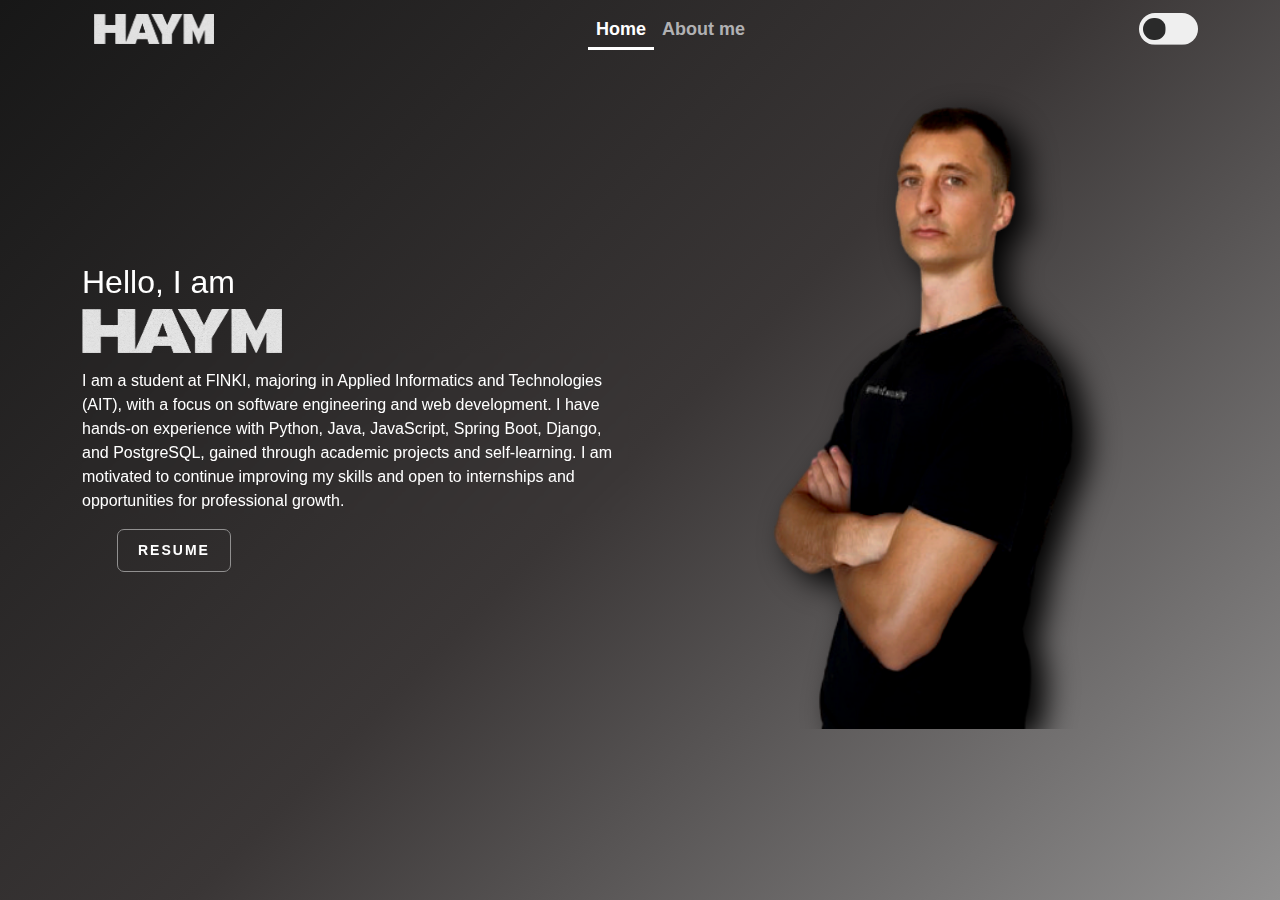
<file: index.html>
<!DOCTYPE html>
<html lang="en">
<head>
    <meta charset="UTF-8">
    <title>Naum Vlavceski</title>
    <link href="https://cdn.jsdelivr.net/npm/bootstrap@5.3.7/dist/css/bootstrap.min.css" rel="stylesheet">
    <script src="https://cdn.jsdelivr.net/npm/bootstrap@5.3.7/dist/js/bootstrap.bundle.min.js"></script>
    <link rel="stylesheet" href="https://cdnjs.cloudflare.com/ajax/libs/font-awesome/6.4.0/css/all.min.css">
    <meta name="viewport" content="width=device-width, initial-scale=1.0">
    <link rel="stylesheet" href="css/style.css">
    <link rel="icon" href="photos/NV_FAV.png" type="image/x-icon">
    <script src="https://formspree.io/js/formbutton-v1.min.js" defer></script>
    <script>
        window.formbutton =
            window.formbutton ||
            function () {
                (formbutton.q = formbutton.q || []).push(arguments);
            };
        formbutton("create", {
            action: "https://formspree.io/f/mgvnwder",
            title: "Contact Me",
            fields: [
                {
                    type: "text",
                    label: "Name:",
                    name: "name",
                },
                {
                    type: "email",
                    label: "Email:",
                    name: "email",
                },
                {
                    type: "textarea",
                    label: "Message:",
                    name: "message",
                },
                {type: "submit", value: "Send"}
            ],
            styles: {
                fontFamily: "Montserrat",
                modal: {
                    border: "1px solid #6D6875",
                    boxShadow: "6px 6px 0 #6D6875",
                    borderRadius: "0",
                },
                title: {
                    padding: "24px 24px 0px 24px",
                    background: "rgba(0,0,0,0)",
                    color: "#2e2a37",
                    fontFamily: "Marcellus SC",
                    fontSize: "2em",
                },
                body: {
                    padding: "16px 24px 24px",
                },
                field: {
                    display: "flex",
                },
                submitField: {
                    justifyContent: "flex-end",
                },
                label: {
                    width: "40%",
                },
                checkboxLabel: {
                    width: "auto",
                },
                input: {
                    borderRight: "1px solid rgba(0,0,0,0.1)",
                    borderBottom: "1px solid rgba(0,0,0,0.1)",
                    borderRadius: "0px"
                },
                button: {
                    background: "white",
                    fill: "#6D6875",
                    border: "1px solid #6D6875",
                    boxShadow: "3px 3px 0px #6D6875"
                },
                closeButton: {
                    textShadow: "0 0 0 #2e2a37",
                }
            },
            initiallyVisible: false
        });
    </script>
</head>
<body class="container dark">
<nav class="navbar navbar-expand-md navbar-light">
    <div class="container-fluid">
        <img src="photos/Light_Naum.png" class="img-fluid logo" alt="NaumLogo"
             style="width: 120px; height: 30px;">
        <button class="navbar-toggler" type="button" data-bs-toggle="collapse" data-bs-target="#navbarNav">
            <i class="fa-solid fa-bars"></i>
        </button>
        <div class="collapse navbar-collapse justify-content-center" id="navbarNav">
            <ul class="navbar-nav">
                <li class="nav-item">
                    <a class=" nav-link active" onclick="toggleActive(this)" type="button"
                       data-bs-target="#carouselExampleControlsNoTouching"
                       data-bs-slide-to="0">Home</a>
                </li>
                <li class="nav-item">
                    <a class="nav-link" onclick="toggleActive(this)" type="button"
                       data-bs-target="#carouselExampleControlsNoTouching" data-bs-slide-to="1">About
                        me</a>
                </li>
            </ul>
        </div>
    </div>
    <!--    <button id="themeToggle" onclick="change()" class="theme-btn light">Dark</button>-->
    <input onchange="change_theme()" type="checkbox" class="theme-checkbox">
</nav>

<div id="carouselExampleControlsNoTouching" class="carousel slide" data-bs-touch="false">
    <div class="carousel-inner">
        <div class="carousel-item active">
            <div id="home_en" class="section active">
                <div class="row align-items-center pt-5">
                    <div class="col-md-6">
                        <h2>Hello, I am</h2>
                        <img src="photos/Light_Naum.png" class="img-fluid logo" alt="NaumLogo"
                             style="width: 200px; height: 44.56px;">
                        <p class="p-0 pt-3">I am a student at FINKI, majoring in Applied Informatics and Technologies
                            (AIT),
                            with a focus on software engineering and web development.
                            I have hands-on experience with Python, Java, JavaScript, Spring Boot, Django, and
                            PostgreSQL,
                            gained through academic projects and self-learning.
                            I am motivated to continue improving my skills and open to internships and opportunities for
                            professional growth.</p>
                        <a href="/files/CV%20Naum%20Vlavceski.pdf" download="CV Naum Vlavceski.pdf">
                            <button id="resume">Resume</button>
                        </a>
                    </div>
                    <div class="col text-center">
                        <img id="ProfileImage" src="photos/Naum.png" class="img-fluid" alt="Profile image">
                    </div>
                </div>
            </div>
        </div>
        <div class="carousel-item">
            <div class="row mt-4">
                <div class="col-md-6" style="padding-top: 50px">
                    <h2 class="mb-4">👨‍💻 About Me</h2>
                    <p><strong>Naum Vlavcheski</strong> – student at <strong>FINKI</strong>, major <em>Applied
                        Informatics
                        and Technologies (AIT)</em>. Focused on software engineering and web development.</p>

                    <h4 class="mt-4">💼 Skills</h4>
                    <ul>
                        <li><strong>Languages:</strong> Python, Java, JavaScript</li>
                        <li><strong>Frameworks:</strong> Spring Boot, Django</li>
                        <li><strong>Front-end:</strong> HTML, CSS, Bootstrap</li>
                        <li><strong>Databases:</strong> PostgreSQL, MySQL</li>
                        <li><strong>Version Control:</strong> Git, GitHub</li>
                        <li><strong>DevOps:</strong> Docker</li>
                    </ul>

                    <h4 class="mt-4">📚 Education</h4>
                    <p>
                        <strong>FINKI – Faculty of Computer Science and Engineering</strong><br>
                        Major: Applied Informatics and Technologies (AIT)<br>
                        4th-year student
                    </p>

                    <h4 class="mt-4">🎯 Goals</h4>
                    <p>I am looking for an internship or an entry-level position where I can contribute and learn.</p>

                    <h4 class="mt-4">📫 Contact</h4>
                    <div class="mb-3">
                        <a href="https://github.com/NaumVlavceski" class="icon-wrapper" target="_blank">
                            <i class="fa-brands fa-github"></i>
                        </a>

                        <a href="https://www.linkedin.com/in/naum-vlavcheski-2bb621377/" class="icon-wrapper"
                           target="_blank">
                            <i class="fa-brands fa-linkedin"></i>
                        </a>
                        <a href="tel:072231589" class="icon-wrapper" target="_blank">
                            <div class="tooltip-text">072/231-589</div>
                            <i class="fa-solid fa-phone"></i>
                        </a>
                    </div>
                </div>
                <div class="col-md-6">
                    <h2 class="mt-4"> Projects</h2>
                    <ul>
                        <li><strong>Library System</strong> – Java + PostgreSQL</li>
                        <li><strong>Event Reservations</strong> – Django + Bootstrap</li>
                        <li><strong>Personal Blog</strong> – Flask / HTML & CSS</li>
                    </ul>
                        <div class="row">
                            <div class="col">
                                <div class="card">
                                    <div class="card__img"><img src="photos/weatherProject.png"
                                                                class="img-fluid rounded-top-4" alt="weather Project">
                                    </div>
                                    <div class="card__descr-wrapper">
                                        <p class="card__title">
                                            Weather App
                                        </p>
                                        <p class="card__descr">
                                            HTML + CSS + Java Script
                                        </p>
                                        <div class="card__links">
                                            <div>
                                                <a class="link" href="https://weather-project-nv.netlify.app/"
                                                   target="_blank">
                                                    <svg xmlns="http://www.w3.org/2000/svg" viewBox="0 0 640 512"
                                                         class="svg">
                                                        &lt;<path
                                                            d="M562.8 267.7c56.5-56.5 56.5-148 0-204.5c-50-50-128.8-56.5-186.3-15.4l-1.6 1.1c-14.4 10.3-17.7 30.3-7.4 44.6s30.3 17.7 44.6 7.4l1.6-1.1c32.1-22.9 76-19.3 103.8 8.6c31.5 31.5 31.5 82.5 0 114L405.3 334.8c-31.5 31.5-82.5 31.5-114 0c-27.9-27.9-31.5-71.8-8.6-103.8l1.1-1.6c10.3-14.4 6.9-34.4-7.4-44.6s-34.4-6.9-44.6 7.4l-1.1 1.6C189.5 251.2 196 330 246 380c56.5 56.5 148 56.5 204.5 0L562.8 267.7zM43.2 244.3c-56.5 56.5-56.5 148 0 204.5c50 50 128.8 56.5 186.3 15.4l1.6-1.1c14.4-10.3 17.7-30.3 7.4-44.6s-30.3-17.7-44.6-7.4l-1.6 1.1c-32.1 22.9-76 19.3-103.8-8.6C57 372 57 321 88.5 289.5L200.7 177.2c31.5-31.5 82.5-31.5 114 0c27.9 27.9 31.5 71.8 8.6 103.9l-1.1 1.6c-10.3 14.4-6.9 34.4 7.4 44.6s34.4 6.9 44.6-7.4l1.1-1.6C416.5 260.8 410 182 360 132c-56.5-56.5-148-56.5-204.5 0L43.2 244.3z"></path>
                                                    </svg>
                                                    Preview</a>
                                            </div>
                                            <div>
                                                <a class="link" href="https://github.com/NaumVlavceski/Weather-Project"
                                                   target="_blank">
                                                    <svg xmlns="http://www.w3.org/2000/svg" viewBox="0 0 496 512"
                                                         class="svg">
                                                        <path d="M165.9 397.4c0 2-2.3 3.6-5.2 3.6-3.3.3-5.6-1.3-5.6-3.6 0-2 2.3-3.6 5.2-3.6 3-.3 5.6 1.3 5.6 3.6zm-31.1-4.5c-.7 2 1.3 4.3 4.3 4.9 2.6 1 5.6 0 6.2-2s-1.3-4.3-4.3-5.2c-2.6-.7-5.5.3-6.2 2.3zm44.2-1.7c-2.9.7-4.9 2.6-4.6 4.9.3 2 2.9 3.3 5.9 2.6 2.9-.7 4.9-2.6 4.6-4.6-.3-1.9-3-3.2-5.9-2.9zM244.8 8C106.1 8 0 113.3 0 252c0 110.9 69.8 205.8 169.5 239.2 12.8 2.3 17.3-5.6 17.3-12.1 0-6.2-.3-40.4-.3-61.4 0 0-70 15-84.7-29.8 0 0-11.4-29.1-27.8-36.6 0 0-22.9-15.7 1.6-15.4 0 0 24.9 2 38.6 25.8 21.9 38.6 58.6 27.5 72.9 20.9 2.3-16 8.8-27.1 16-33.7-55.9-6.2-112.3-14.3-112.3-110.5 0-27.5 7.6-41.3 23.6-58.9-2.6-6.5-11.1-33.3 2.6-67.9 20.9-6.5 69 27 69 27 20-5.6 41.5-8.5 62.8-8.5s42.8 2.9 62.8 8.5c0 0 48.1-33.6 69-27 13.7 34.7 5.2 61.4 2.6 67.9 16 17.7 25.8 31.5 25.8 58.9 0 96.5-58.9 104.2-114.8 110.5 9.2 7.9 17 22.9 17 46.4 0 33.7-.3 75.4-.3 83.6 0 6.5 4.6 14.4 17.3 12.1C428.2 457.8 496 362.9 496 252 496 113.3 383.5 8 244.8 8zM97.2 352.9c-1.3 1-1 3.3.7 5.2 1.6 1.6 3.9 2.3 5.2 1 1.3-1 1-3.3-.7-5.2-1.6-1.6-3.9-2.3-5.2-1zm-10.8-8.1c-.7 1.3.3 2.9 2.3 3.9 1.6 1 3.6.7 4.3-.7.7-1.3-.3-2.9-2.3-3.9-2-.6-3.6-.3-4.3.7zm32.4 35.6c-1.6 1.3-1 4.3 1.3 6.2 2.3 2.3 5.2 2.6 6.5 1 1.3-1.3.7-4.3-1.3-6.2-2.2-2.3-5.2-2.6-6.5-1zm-11.4-14.7c-1.6 1-1.6 3.6 0 5.9 1.6 2.3 4.3 3.3 5.6 2.3 1.6-1.3 1.6-3.9 0-6.2-1.4-2.3-4-3.3-5.6-2z"></path>
                                                    </svg>
                                                    Code</a>
                                            </div>
                                        </div>
                                    </div>
                                </div>
                            </div>
                            <div class="col">

                            </div>
                        </div>

                </div>
            </div>
        </div>
    </div>
</div>


<script src="js/main.js">

</script>

</body>
</html>
</file>
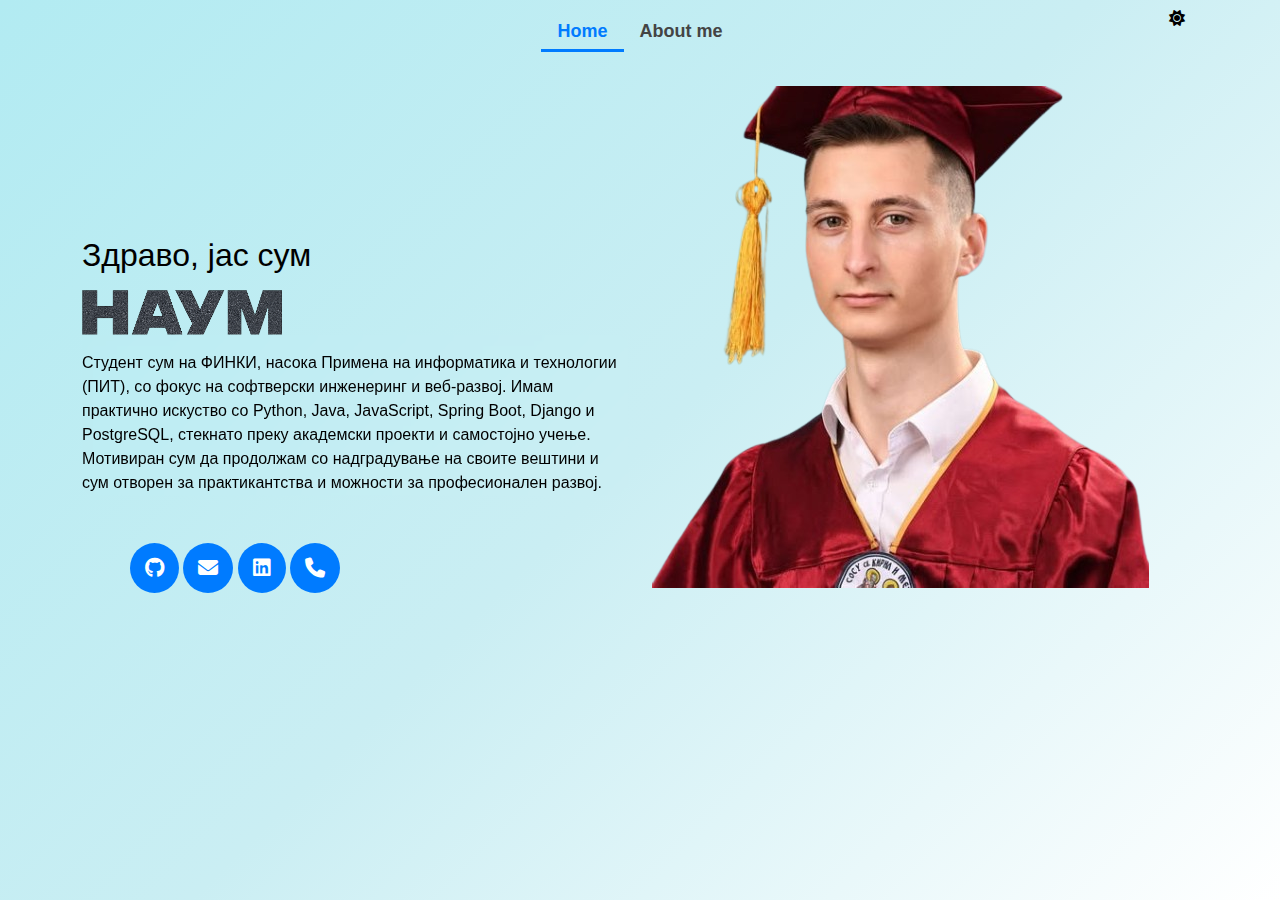
<file: Personal webPage.html>
<!DOCTYPE html>
<html lang="en">
<head>
    <meta charset="UTF-8">
    <title>Naum Vlavcheski</title>
    <link href="https://cdn.jsdelivr.net/npm/bootstrap@5.3.7/dist/css/bootstrap.min.css" rel="stylesheet">
    <script src="https://cdn.jsdelivr.net/npm/bootstrap@5.3.7/dist/js/bootstrap.bundle.min.js"></script>
    <link rel="stylesheet" href="https://cdnjs.cloudflare.com/ajax/libs/font-awesome/6.4.0/css/all.min.css">
    <meta name="viewport" content="width=device-width, initial-scale=1.0">
    <link rel="stylesheet" href="style.css">
</head>

<body class="container">

<div id="home">
    <nav class="row">
        <div class="col">

        </div>
        <div class="col">
            <ul class="nav justify-content-center">
                <li class="nav-item">
                    <a class="nav-link active"  onclick="home()">Home</a>
                </li>
                <li class="nav-item">
                    <a class="nav-link" onclick="about_me()">About me</a>
                </li>
            </ul>
        </div>
        <div class="col text-end">
            <div>
                <a class="btn " onclick="change_theme()"><i class="fa-solid fa-sun"></i></a>
            </div>
        </div>
    </nav>

    <div class="row mt-4">
        <div class="col" style="padding-top: 150px">
            <h2 class="pb-2">Здраво, јас сум</h2>
            <img src="Light_Naum.png" class="img-fluid logo"  alt="NaumLogo" style="width: 200px; height: 44.56px;">
            <p class="p-0 pt-3">Студент сум на ФИНКИ, насока Примена на информатика и технологии (ПИТ), со фокус на
                софтверски инженеринг и
                веб-развој. Имам практично искуство со Python, Java, JavaScript, Spring Boot, Django и PostgreSQL,
                стекнато
                преку академски проекти и самостојно учење. Мотивиран сум да продолжам со надградување на своите вештини
                и
                сум отворен за практикантства и можности за професионален развој.</p>
            <div class="m-5">
                <a href="https://github.com/NaumVlavceski" class="icon-wrapper" target="_blank">
                    <i class="fa-brands fa-github"></i>
                </a>
                <a href="mailto:naum@example.com" class="icon-wrapper">
                    <div class="tooltip-text">nvlavceski542@gmail.com</div>
                    <i class="fas fa-envelope"></i>
                </a>
                <a href="https://linkedin.com/in/naum-vlavcheski" class="icon-wrapper" target="_blank">
                    <i class="fa-brands fa-linkedin"></i>
                </a>
                <a href="tel:+389072231589" class="icon-wrapper" target="_blank">
                    <div class="tooltip-text">072/231-589</div>
                    <i class="fa-solid fa-phone"></i>
                </a>
            </div>
        </div>
        <div class="col">
            <img src="Naum.png" class="img-fluid" alt="Profile image">
        </div>
    </div>
</div>

<div id="about_me">
    <nav class="row">
        <div class="col">

        </div>
        <div class="col">
            <ul class="nav justify-content-center">
                <li class="nav-item">
                    <a class="nav-link " onclick="home()">Home</a>
                </li>
                <li class="nav-item">
                    <a class="nav-link active" onclick="about_me()">About me</a>
                </li>
            </ul>
        </div>
        <div class="col text-end">
            <div>
                <a class="btn " onclick="change_theme()"><i class="fa-solid fa-sun"></i></a>
            </div>
        </div>

    </nav>

    <!-- Main Section -->
    <div class="row mt-4">
        <div class="col-md-6">
            <img src="Naum.png" class="img-fluid" alt="Profile image">
        </div>

        <div class="col-md-6" style="padding-top: 50px">
            <h2 class="mb-4">👨‍💻 За Мене</h2>
            <p><strong>Наум Влавчески</strong> – студент на <strong>ФИНКИ</strong>, насока <em>Примена на информатика и
                технологии (ПИТ)</em>. Фокусиран на софтверски инженеринг и веб-развој.</p>

            <h4 class="mt-4">💼 Вештини</h4>
            <ul>
                <li><strong>Јазици:</strong> Python, Java, JavaScript</li>
                <li><strong>Фрејмворци:</strong> Spring Boot, Django</li>
                <li><strong>Фронт-енд:</strong> HTML, CSS, Bootstrap</li>
                <li><strong>Бази:</strong> PostgreSQL, MySQL</li>
                <li><strong>Контрола на верзии:</strong> Git, GitHub</li>
                <li><strong>DevOps:</strong> Docker</li>
            </ul>

            <h4 class="mt-4">📚 Образование</h4>
            <p><strong>ФИНКИ – Факултет за информатички науки и компјутерско инженерство</strong><br>
                Насока: Примена на информатика и технологии (ПИТ)<br>
                Студент на 4-та година
            </p>

            <h4 class="mt-4">🧪 Проекти</h4>
            <ul>
                <li><strong>Систем за библиотека</strong> – Java + PostgreSQL</li>
                <li><strong>Резервации настани</strong> – Django + Bootstrap</li>
                <li><strong>Личен блог</strong> – Flask / HTML & CSS</li>
            </ul>

            <h4 class="mt-4">🎯 Цели</h4>
            <p>Барам практикантска позиција или почетна улога каде можам да придонесувам и да учам.</p>

            <h4 class="mt-4">📫 Контакт</h4>
            <div class="mb-3">
                <a href="https://linkedin.com/in/naum-vlavcheski" class="icon-wrapper" target="_blank">
                    <i class="fab fa-linkedin"></i>
                </a>
                <a href="mailto:nvlavceski542@gmail.com" class="icon-wrapper">
                    <div class="tooltip-text">naum@example.com</div>
                    <i class="fas fa-envelope"></i>
                </a>
                <a href="https://github.com/NaumVlavceski" class="icon-wrapper" target="_blank">
                    <i class="fab fa-github"></i>
                </a>
            </div>
        </div>
    </div>
</div>


</body>

<script src="main.js">
</script>
</html>
</file>
<file: css/style.css>
.theme-btn {
    position: relative;
    width: 100px;
    height: 40px;
    border-radius: 20px;
    border: none;
    cursor: pointer;
    font-weight: bold;
    background: #333;
    color: #000;
    transition: all 0.3s ease;
}

.theme-btn.dark {
    justify-content: flex-start;
    padding-left: 15px;
    background: #e6e6e6;
}

.theme-btn.light {
    justify-content: flex-end;
    padding-right: 15px;
    background: #333;
    color: #fff;
}


:root {
    --body-bg-color: linear-gradient(135deg, #ffffff 0%, #f8f8f8 50%, #8695ef 100%);
    --h2-color: black;
    --p-color: black;
    --nav-link-color: #444;
    --navbar-toggler-color: #444;
    --active-color: black;
    --label-color: black;
    --active-nav: 3px solid black;
    --nav-link-hover: #007bff;
    --icon-wraper-i: rgb(94 149 209);
    --resume-button:#000;
    --resume-hover-bg:rgb(61, 106, 255);
    --resume-border:1px solid rgb(61, 106, 255);
    --resume-box-shadow:0 0 30px 5px rgba(0, 142, 236, 0.815);
    --bg-color: #eef0fa
}

body.dark {
    --body-bg-color: linear-gradient(135deg, #171717 0%, #3a3636 50%, #919090 100%);
    --h2-color: white;
    --nav-link-color: #b1b1b3;
    --p-color: white;
    --navbar-toggler-color: #cdcaca;
    --active-color: white;
    --fa-bars-color: #cdcaca;
    --label-color: white;
    --active-nav: 3px solid white;
    --nav-link-hover: #2e5988;
    --icon-wraper-i: #5f6872;
    --resume-button:#fff;
    --resume-hover-bg: #919090;
    --resume-border:1px solid #919090;
    --resume-box-shadow:0 0 30px 5px rgb(197, 194, 194);
    --bg-color:#e0e0e0
}

.lang { display: none; }
.lang.active { display: block; }
.section { display: none; }
.section.active { display: block; }

.logo {
    content: url("../photos/Light_Naum.png");
}

body.dark .logo {
    content: url("../photos/Dark_Naum.png");
}
.img-fluid{
    width: 314px;
}


body {
    /*background: linear-gradient(to bottom, #e0f7fa, #ffffff); !* светло сина до бела *!*/
    background: var(--body-bg-color);
    background-repeat: no-repeat;
    background-attachment: fixed;
    font-family: 'Segoe UI', Tahoma, Geneva, Verdana, sans-serif;
    transition: border-color 0.3s;

}

label {
    color: var(--label-color);
    /*color: red;*/
}

.fa-bars {
    color: var(--fa-bars-color);
}


.section {
    transition: opacity 0.5s ease;
    opacity: 0;
    position: relative;
    width: 100%;
    top: 0;
    left: 0;
    z-index: 0;
    pointer-events: none;

}

.section.active {
    opacity: 1;
    z-index: 1;
    pointer-events: auto;
}


h2 {
    /*color: black;*/
    color: var(--h2-color)
}

h4 {
    /*color: black;*/
    color: var(--h2-color)
}

ul li {
    color: var(--h2-color)
}

.navbar-toggler {
    border-color: var(--navbar-toggler-color);
}

.nav-link {
    font-weight: bold;
    text-decoration: none;
    color: var(--nav-link-color);
    font-size: 18px;
    padding-bottom: 4px;
    border-bottom: 2px solid transparent;
    transition: border-color 0.3s, color 0.3s;
}

.navbar-nav .nav-link.active {
    color: var(--active-color);
}

.nav-link:hover {
    color: var(--nav-link-hover);
}

.nav-link.active {
    color: #007bff;
    border-bottom: var(--active-nav);
}

.nav-link {
    cursor: pointer;
}

.fa-solid, span {
    color: var(--h2-color);
}

ul.nav {
    position: sticky;
    top: 0;
    z-index: 1000;
    padding: 10px 0;
}

p {
    padding: 15px;
    border-radius: 12px;
    backdrop-filter: blur(5px);
    /*background-color: rgba(255, 255, 255, 0.6);*/
    /*color: black;*/
    color: var(--p-color)
}

.icon-wrapper {
    position: relative;
    display: inline-block;
    cursor: pointer;
}

.icon-wrapper .tooltip-text {
    visibility: hidden;
    background-color: #fff;
    color: #000;
    padding: 5px 10px;
    border-radius: 6px;
    position: absolute;
    top: -35px;
    left: 50%;
    transform: translateX(-50%);
    box-shadow: 0 2px 10px rgba(0, 0, 0, 0.1);
    font-size: 14px;
    z-index: 10;
    white-space: nowrap;
}

.icon-wrapper:hover .tooltip-text {
    visibility: visible;
}

.icon-wrapper i {
    background-color: var(--icon-wraper-i);
    color: white;
    padding: 15px;
    border-radius: 50%;
    font-size: 20px;
}
.icon-wrapper i:hover{
     background-color: #2e5988;
}
#resume{
    background: none;
    border: 1px solid black;
    border-radius: 10px;
}
#formbutton-button{

}
#resume {
  position: relative;
  padding: 10px 20px;
    margin-left:35px;
  border-radius: 7px;
  border: var(--resume-border);

  font-size: 14px;
  text-transform: uppercase;
  font-weight: 600;
  letter-spacing: 2px;
  background: transparent;
  color: var(--resume-button);
  overflow: hidden;
  box-shadow: 0 0 0 0 transparent;
  -webkit-transition: all 0.2s ease-in;
  -moz-transition: all 0.2s ease-in;
  transition: all 0.2s ease-in;
}

#resume:hover {
  background: var(--resume-hover-bg);
  box-shadow: var(--resume-box-shadow);
  -webkit-transition: all 0.2s ease-out;
  -moz-transition: all 0.2s ease-out;
  transition: all 0.2s ease-out;
}

#resume:hover::before {
  -webkit-animation: sh02 0.5s 0s linear;
  -moz-animation: sh02 0.5s 0s linear;
  animation: sh02 0.5s 0s linear;
}

#resume::before {
  content: '';
  display: block;
  width: 0px;
  height: 86%;
  position: absolute;
  top: 7%;
  left: 0%;
  opacity: 0;
  background: #fff;
  box-shadow: 0 0 50px 30px #fff;
  -webkit-transform: skewX(-20deg);
  -moz-transform: skewX(-20deg);
  -ms-transform: skewX(-20deg);
  -o-transform: skewX(-20deg);
  transform: skewX(-20deg);
}

@keyframes sh02 {
  from {
    opacity: 0;
    left: 0%;
  }

  50% {
    opacity: 1;
  }

  to {
    opacity: 0;
    left: 100%;
  }
}

#resume:active {
  box-shadow: 0 0 0 0 transparent;
  -webkit-transition: box-shadow 0.2s ease-in;
  -moz-transition: box-shadow 0.2s ease-in;
  transition: box-shadow 0.2s ease-in;
}
#ProfileImage{
    filter:drop-shadow(15px 10px 15px rgb(0,0,0));
}
.theme-checkbox {
  --toggle-size: 10px;
  -webkit-appearance: none;
  -moz-appearance: none;
  appearance: none;
  width: 6.25em;
  height: 3.125em;
  background: -webkit-gradient(linear, left top, right top, color-stop(50%, #efefef), color-stop(50%, #2a2a2a)) no-repeat;
  background: -o-linear-gradient(left, #efefef 50%, #2a2a2a 50%) no-repeat;
  background: linear-gradient(to right, #efefef 50%, #2a2a2a 50%) no-repeat;
  background-size: 205%;
  background-position: 0;
  -webkit-transition: 0.4s;
  -o-transition: 0.4s;
  transition: 0.4s;
  border-radius: 99em;
  position: relative;
  cursor: pointer;
  font-size: var(--toggle-size);
}

.theme-checkbox::before {
  content: "";
  width: 2.25em;
  height: 2.25em;
  position: absolute;
  top: 0.438em;
  left: 0.438em;
  background: -webkit-gradient(linear, left top, right top, color-stop(50%, #efefef), color-stop(50%, #2a2a2a)) no-repeat;
  background: -o-linear-gradient(left, #efefef 50%, #2a2a2a 50%) no-repeat;
  background: linear-gradient(to right, #efefef 50%, #2a2a2a 50%) no-repeat;
  background-size: 205%;
  background-position: 100%;
  border-radius: 50%;
  -webkit-transition: 0.4s;
  -o-transition: 0.4s;
  transition: 0.4s;
}

.theme-checkbox:checked::before {
  left: calc(100% - 2.25em - 0.438em);
  background-position: 0;
}

.theme-checkbox:checked {
  background-position: 100%;
}

/*OD OVDE NADOLU*/
/* From Uiverse.io by andrew-demchenk0 */
.card {
  --font-color: #323232;
  width: 250px;
  height: 350px;
  border-radius: 20px;
  background: var(--bg-color);
  /*box-shadow: -9px 9px 18px #5a5a5a,*/
  /*            9px -9px 18px #ffffff;*/
  display: flex;
  flex-direction: column;
  transition: .4s;
  position: relative;
}

.card:hover {
  transform: scale(1.05);
  box-shadow: 0px 0px 10px 2px #5a5a5a;
}

.card__img {
  width: 100%;
  height: auto;
  object-fit: cover;
  border-radius: 20px 20px 0 0;
  background-color: blueviolet;
}

.card__descr-wrapper {
  padding: 15px;
  display: grid;
}

.card__title {
  color: var(--font-color);
  text-align: center;
  margin-bottom: 15px;
  font-weight: 900;
  font-size: 16px;
}

.card__descr {
  color: var(--font-color);
}

.svg {
  width: 25px;
  height: 25px;
  transform: translateY(25%);
  fill: var(--font-color);
}

.card__links {
  margin-top: 10px;
  display: flex;
  justify-content: space-between;
  align-self: flex-end;
}

.card__links .link {
  color: var(--font-color);
  font-weight: 600;
  font-size: 15px;
  text-decoration: none;
}

.card__links .link:hover {
  text-decoration: underline;
}




@media (max-width: 768px) {

    .container-fluid {
        padding-bottom: 20px;
    }

    .mobile {
        padding-bottom: 40px;
    }

    .navbar {
        padding-top: 20px;
    }
}
</file>
<file: style.css>
:root {
    /*--body-bg-color: linear-gradient(to bottom, #bbf1fa, #ffffff);*/
    --body-bg-color:linear-gradient(135deg, #b2ebf2 0%, #caeef3 50%, #ffffff 100%);
    --h2-color: black;
    --p-color: black;
    --nav-link-color: #444;
    --navbar-toggler-color: #444;
    --active-color: black
}

.logo {
    content: url("Light_Naum.png");
}

body.dark .logo {
    content: url("Dark_Naum.png");
}


body.dark {
    /*--body-bg-color: linear-gradient(to bottom, #08282e, #000000);*/
     --body-bg-color: linear-gradient(135deg, #08282e 0%, #004d40 50%, #000000 100%);
    --h2-color: white;
    --nav-link-color: #b1b1b3;
    --p-color: white;
    --navbar-toggler-color: #cdcaca;
    --active-color: white;
    --fa-bars-color: #cdcaca;
}
body.light {
    --body-bg-color: linear-gradient(to bottom, #bbf1fa, #ffffff);
    --h2-color: black;
    --p-color: black;
    --nav-link-color: #444
}

body {
    background: var(--body-bg-color);
    background-repeat: no-repeat;
    background-attachment: fixed;
    font-family: 'Segoe UI', Tahoma, Geneva, Verdana, sans-serif;
    transition: border-color 0.3s;

}

.fa-bars{
    color: var(--fa-bars-color);
}


.section{
    transition:opacity 0.5s ease;
    opacity: 0;
    position: relative;
    width: 100%;
    top: 0;
    left: 0;
    z-index: 0;
    pointer-events: none;

}
.section.active{
    opacity: 1;
    z-index: 1;
    pointer-events: auto;
}


h2 {
    /*color: black;*/
    color: var(--h2-color)
}
h4 {
    /*color: black;*/
    color: var(--h2-color)
}
ul li{
    color: var(--h2-color)
}

.navbar-toggler{
    border-color: var(--navbar-toggler-color);
}

.nav-link {
    font-weight: bold;
    text-decoration: none;
    /*color: #444;*/
    color: var(--nav-link-color);
    font-size: 18px;
    padding-bottom: 4px;
    border-bottom: 2px solid transparent;
    transition: border-color 0.3s, color 0.3s;
}
.navbar-nav .nav-link.active{
    color: var(--active-color);
}

.nav-link:hover {
    color: #007bff;
}

.nav-link.active {
    color: #007bff;
    border-bottom: 3px solid #007bff;
}
.nav-link{
    cursor: pointer;
}
.fa-sun{
    color: var(--h2-color);
}

ul.nav {
    position: sticky;
    top: 0;
    z-index: 1000;
    padding: 10px 0;
}

p {
    padding: 15px;
    border-radius: 12px;
    backdrop-filter: blur(5px);
    color: var(--p-color)
}

.icon-wrapper {
    position: relative;
    display: inline-block;
    cursor: pointer;
}

.icon-wrapper .tooltip-text {
    visibility: hidden;
    background-color: #fff;
    color: #000;
    padding: 5px 10px;
    border-radius: 6px;
    position: absolute;
    top: -35px;
    left: 50%;
    transform: translateX(-50%);
    box-shadow: 0 2px 10px rgba(0, 0, 0, 0.1);
    font-size: 14px;
    z-index: 10;
    white-space: nowrap;
}

.icon-wrapper:hover .tooltip-text {
    visibility: visible;
}

.icon-wrapper i {
    background-color: #007bff;
    color: white;
    padding: 15px;
    border-radius: 50%;
    font-size: 20px;
}
</file>
